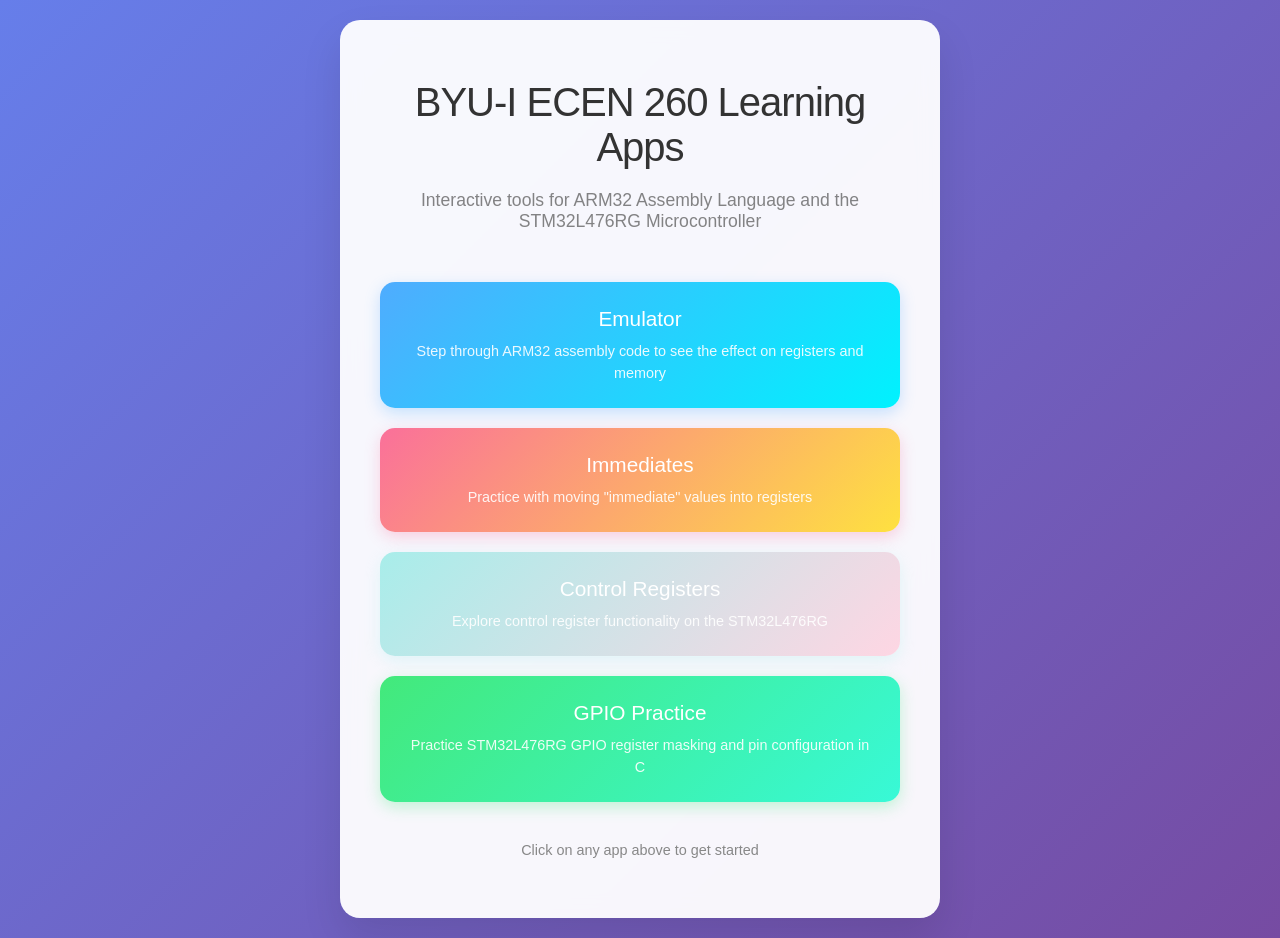
<file: index.html>
<!DOCTYPE html>
<html lang="en">
<head>
    <meta charset="UTF-8">
    <meta name="viewport" content="width=device-width, initial-scale=1.0">
    <title>BYU-I ECEN 260 Learning Apps</title>
    <style>
        * {
            margin: 0;
            padding: 0;
            box-sizing: border-box;
        }

        body {
            font-family: 'Segoe UI', Tahoma, Geneva, Verdana, sans-serif;
            background: linear-gradient(135deg, #667eea 0%, #764ba2 100%);
            min-height: 100vh;
            display: flex;
            align-items: center;
            justify-content: center;
            padding: 20px;
        }

        .container {
            background: rgba(255, 255, 255, 0.95);
            backdrop-filter: blur(10px);
            border-radius: 20px;
            padding: 60px 40px;
            box-shadow: 0 20px 40px rgba(0, 0, 0, 0.1);
            text-align: center;
            max-width: 600px;
            width: 100%;
        }

        h1 {
            color: #333;
            font-size: 2.5rem;
            margin-bottom: 20px;
            font-weight: 300;
            letter-spacing: -1px;
        }

        .subtitle {
            color: #666;
            font-size: 1.1rem;
            margin-bottom: 50px;
            opacity: 0.8;
        }

        .apps-grid {
            display: flex;
            flex-direction: column;
            gap: 20px;
        }

        .app-link {
            display: block;
            background: linear-gradient(135deg, #4facfe 0%, #00f2fe 100%);
            color: white;
            text-decoration: none;
            padding: 25px 30px;
            border-radius: 15px;
            font-size: 1.2rem;
            font-weight: 500;
            transition: all 0.3s ease;
            box-shadow: 0 5px 15px rgba(79, 172, 254, 0.3);
            position: relative;
            overflow: hidden;
        }

        .app-link::before {
            content: '';
            position: absolute;
            top: 0;
            left: -100%;
            width: 100%;
            height: 100%;
            background: linear-gradient(90deg, transparent, rgba(255, 255, 255, 0.2), transparent);
            transition: left 0.5s ease;
        }

        .app-link:hover::before {
            left: 100%;
        }

        .app-link:hover {
            transform: translateY(-3px);
            box-shadow: 0 10px 25px rgba(79, 172, 254, 0.4);
        }

        .app-link:nth-child(2) {
            background: linear-gradient(135deg, #fa709a 0%, #fee140 100%);
            box-shadow: 0 5px 15px rgba(250, 112, 154, 0.3);
        }

        .app-link:nth-child(2):hover {
            box-shadow: 0 10px 25px rgba(250, 112, 154, 0.4);
        }

        .app-link:nth-child(3) {
            background: linear-gradient(135deg, #a8edea 0%, #fed6e3 100%);
            box-shadow: 0 5px 15px rgba(168, 237, 234, 0.3);
        }

        .app-link:nth-child(3):hover {
            box-shadow: 0 10px 25px rgba(168, 237, 234, 0.4);
        }

        .app-link:nth-child(4) {
            background: linear-gradient(135deg, #43e97b 0%, #38f9d7 100%);
            box-shadow: 0 5px 15px rgba(67, 233, 123, 0.3);
        }

        .app-link:nth-child(4):hover {
            box-shadow: 0 10px 25px rgba(67, 233, 123, 0.4);
        }

        .app-title {
            display: block;
            font-size: 1.3rem;
            margin-bottom: 8px;
        }

        .app-description {
            font-size: 0.9rem;
            opacity: 0.9;
            font-weight: 300;
        }

        .footer {
            margin-top: 40px;
            color: #888;
            font-size: 0.9rem;
        }

        @media (max-width: 600px) {
            .container {
                padding: 40px 30px;
            }
            
            h1 {
                font-size: 2rem;
            }
            
            .app-link {
                padding: 20px 25px;
                font-size: 1.1rem;
            }
        }
    </style>
</head>
<body>
    <div class="container">
        <h1>BYU-I ECEN 260 Learning Apps</h1>
        <p class="subtitle">Interactive tools for ARM32 Assembly Language and the STM32L476RG Microcontroller</p>
        
        <div class="apps-grid">
            <a href="https://byui-cse.github.io/ecen260/emulator" class="app-link">
                <span class="app-title">Emulator</span>
                <span class="app-description">Step through ARM32 assembly code to see the effect on registers and memory</span>
            </a>
            
            <a href="https://byui-cse.github.io/ecen260/immediates" class="app-link">
                <span class="app-title">Immediates</span>
                <span class="app-description">Practice with moving "immediate" values into registers</span>
            </a>
            
            <a href="https://byui-cse.github.io/ecen260/controlregisters" class="app-link">
                <span class="app-title">Control Registers</span>
                <span class="app-description">Explore control register functionality on the STM32L476RG</span>
            </a>
            
            <a href="https://byui-cse.github.io/ecen260/gpio-practice" class="app-link">
                <span class="app-title">GPIO Practice</span>
                <span class="app-description">Practice STM32L476RG GPIO register masking and pin configuration in C</span>
            </a>
        </div>
        
        <div class="footer">
            Click on any app above to get started
        </div>
    </div>
</body>
</html>
</file>
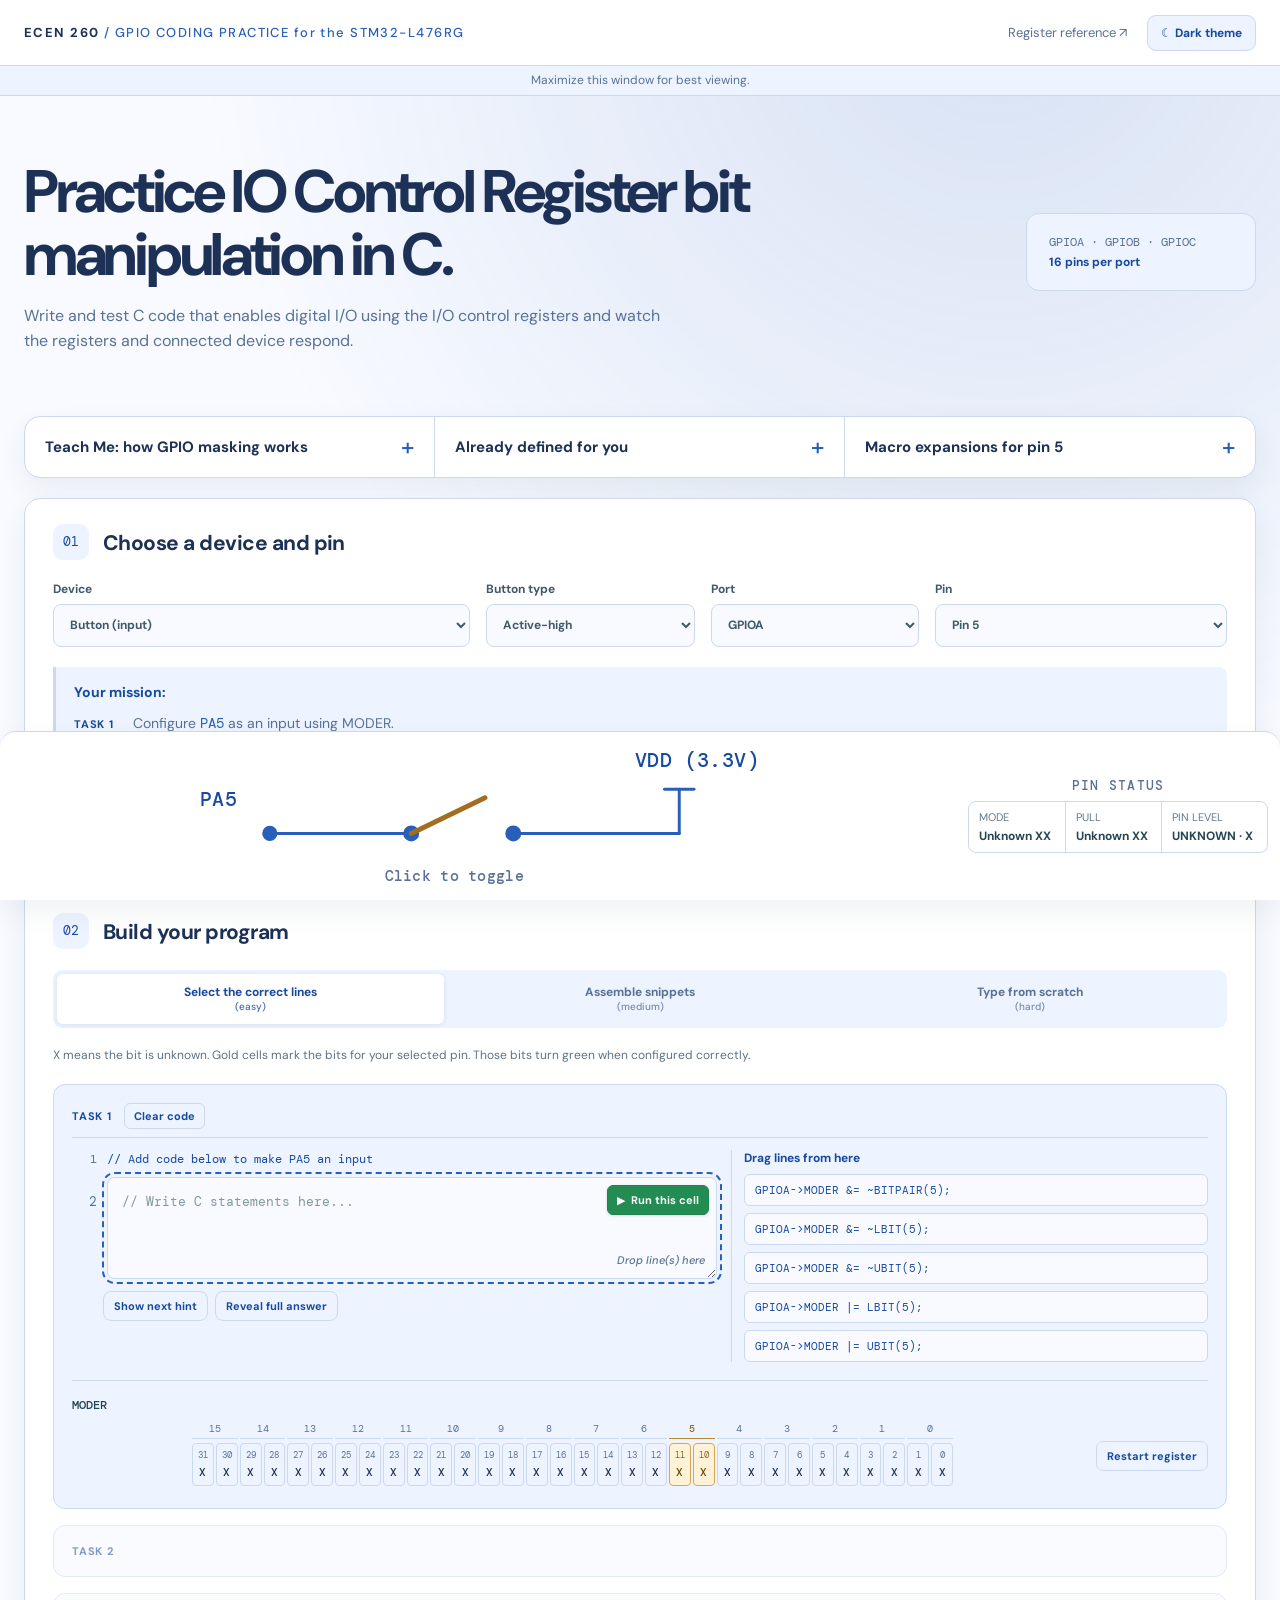
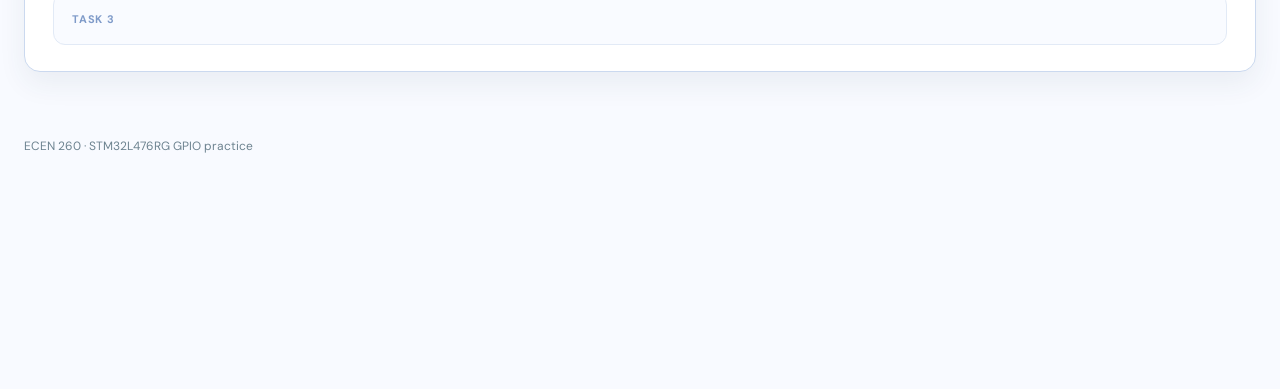
<file: gpio-practice/index.html>
<!DOCTYPE html>

<html data-theme="light" lang="en"><head><meta charset="utf-8"/><meta content="width=device-width, initial-scale=1" name="viewport"/><title>GPIO Code Lab · ECEN 260</title><link href="style.css" rel="stylesheet"/><link href="theme.css" rel="stylesheet"/><link href="schematic.css" rel="stylesheet"/><link href="definitions.css" rel="stylesheet"/><link href="walkthrough.css" rel="stylesheet"/><link href="register-pins.css" rel="stylesheet"/><link href="blue-theme.css" rel="stylesheet"/><link href="dock.css" rel="stylesheet"/></head>
<body>
<header class="topbar"><div class="brand"><span>ECEN 260 <b>/ GPIO CODING PRACTICE for the STM32-L476RG</b></span></div><div class="topbar-actions"><a href="https://byui-cse.github.io/ecen260/controlregisters/">Register reference ↗</a><button aria-pressed="false" class="theme-toggle" id="theme-toggle" type="button">☾ <span>Dark theme</span></button></div></header>
<p class="viewing-note">Maximize this window for best viewing.</p>
<main>
<section class="hero"><div><h1>Practice IO Control Register bit manipulation in C.</h1><p>Write and test C code that enables digital I/O using the I/O control registers and watch the registers and connected device respond.</p></div><div class="hero-chip">GPIOA · GPIOB · GPIOC<br/><strong>16 pins per port</strong></div></section>
<section class="reference-card card" id="reference-card"><div aria-label="Learning and code references" class="reference-topics" role="group"><button aria-controls="teach-topic" aria-expanded="false" class="reference-topic" data-topic="teach-topic" type="button"><span>Teach Me: how GPIO masking works</span><span aria-hidden="true" class="reference-topic-icon">+</span></button><button aria-controls="definitions-topic" aria-expanded="false" class="reference-topic" data-topic="definitions-topic" type="button"><span>Already defined for you</span><span aria-hidden="true" class="reference-topic-icon">+</span></button><button aria-controls="macro-topic" aria-expanded="false" class="reference-topic" data-topic="macro-topic" type="button"><span>Macro expansions for pin <span id="macro-pin">5</span></span><span aria-hidden="true" class="reference-topic-icon">+</span></button></div><div class="reference-panel" hidden="" id="teach-topic">
<p><strong>Find the bits for a pin.</strong> Each GPIO port has pins 0–15. MODER and PUPDR use two bits per pin: the lower bit is at position <code>2 × pin</code>, and the upper bit is at <code>2 × pin + 1</code>. For pin 5, those are bits 10 and 11. IDR and ODR use one bit per pin, so pin 5 uses bit 5 there.</p>
<section class="teach-operator"><h3>Why AND clears a bit</h3><p>AND produces <code>0</code> wherever the mask has <code>0</code>, regardless of the old bit: <code>0 &amp; 0 = 0</code> and <code>1 &amp; 0 = 0</code>. Where the mask has <code>1</code>, AND keeps the old bit: <code>0 &amp; 1 = 0</code> and <code>1 &amp; 1 = 1</code>. The <code>~</code> operator flips a mask, putting zeros at the bits you want to clear and ones everywhere else. Thus <code>GPIOA-&gt;MODER &amp;= ~BITPAIR(5);</code> clears only pin 5's two MODER bits. The <code>&amp;=</code> operator stores the AND result back in the register.</p></section>
<section class="teach-operator"><h3>Why ORR sets a bit</h3><p>ORR produces <code>1</code> wherever the mask has <code>1</code>, regardless of the old bit: <code>0 | 1 = 1</code> and <code>1 | 1 = 1</code>. Where the mask has <code>0</code>, ORR keeps the old bit: <code>0 | 0 = 0</code> and <code>1 | 0 = 1</code>. In C, this operation uses <code>|</code>. Thus <code>GPIOA-&gt;MODER |= LBIT(5);</code> sets only the lower MODER bit for pin 5. The <code>|=</code> operator stores the ORR result back in the register.</p></section>
<p><strong>Configure MODER.</strong> Input mode is <code>00</code>: clear both bits with <code>GPIOA-&gt;MODER &amp;= ~BITPAIR(5);</code>. Output mode is <code>01</code>: reset the upper bit with <code>GPIOA-&gt;MODER &amp;= ~UBIT(5);</code>, then set the lower bit with <code>GPIOA-&gt;MODER |= LBIT(5);</code>. These masks leave the other pins unchanged.</p>
<p><strong>Configure PUPDR for a button.</strong> An active-high switch connects the pin to high voltage when pressed. It needs a pull-down when released, so make its PUPDR pair <code>10</code>: clear the lower bit with <code>GPIOA-&gt;PUPDR &amp;= ~LBIT(5);</code>, then set the upper bit with <code>GPIOA-&gt;PUPDR |= UBIT(5);</code>. An active-low switch needs a pull-up, or <code>01</code>: clear the upper bit with <code>GPIOA-&gt;PUPDR &amp;= ~UBIT(5);</code>, then set the lower bit with <code>GPIOA-&gt;PUPDR |= LBIT(5);</code>.</p>
<p><strong>Read IDR in the supplied if statement.</strong> <code>GPIOA-&gt;IDR &amp; BIT(5)</code> keeps only pin 5's input bit. For an active-high button, <code>(GPIOA-&gt;IDR &amp; BIT(5)) != 0</code> is true when pressed. For an active-low button, use <code>(GPIOA-&gt;IDR &amp; BIT(5)) == 0</code>. IDR is read-only; an assignment to it cannot change the button voltage.</p>
<p><strong>Write ODR for an LED.</strong> With MODER set to output <code>01</code>, use <code>GPIOA-&gt;ODR |= BIT(5);</code> to make pin 5 high and light the LED. Use <code>GPIOA-&gt;ODR &amp;= ~BIT(5);</code> to make it low and turn the LED off.</p>
<div class="macro-table"><div><b>BIT(pin)</b><span>one IDR or ODR bit</span></div><div><b>BITPAIR(pin)</b><span>both MODER or PUPDR bits</span></div><div><b>LBIT(pin)</b><span>lower MODER or PUPDR bit</span></div><div><b>UBIT(pin)</b><span>upper MODER or PUPDR bit</span></div></div>
<p class="subtle">X means a simulated bit is still unknown. A released button without a pull resistor is floating, so its input value cannot be relied on. This practice simulator models the selected GPIO registers and connected device, not the full STM32 setup.</p>
</div><div class="reference-panel" hidden="" id="definitions-topic"><p>These definitions from <code>drivers.h</code> are available in the practice code area. You do not need to type them.</p><pre><code>#define BIT(x)     (1 &lt;&lt; x)
#define BITPAIR(x) (0b11 &lt;&lt; (x*2))
#define UBIT(x)    (0b10 &lt;&lt; (x*2))
#define LBIT(x)    (0b01 &lt;&lt; (x*2))

// Port struct
typedef struct{
    uint32_t MODER;   // offset: 0x00
    uint32_t OTYPER;  // offset: 0x04
    uint32_t OSPEEDR; // offset: 0x08
    uint32_t PUPDR;   // offset: 0x0C
    uint32_t IDR;     // offset: 0x10
    uint32_t ODR;     // offset: 0x14
} Port;

// Port addresses
#define GPIOA ((Port*) 0x48000000) // base address of GPIO Port A
#define GPIOB ((Port*) 0x48000400) // base address of GPIO Port B
#define GPIOC ((Port*) 0x48000800) // base address of GPIO Port C</code></pre></div><div class="reference-panel" hidden="" id="macro-topic"><div class="macro-expansion-list" id="macro-expansion-list"></div></div></section>
<section aria-labelledby="setup-heading" class="setup card"><div class="section-heading"><span class="step-number">01</span><div><h2 id="setup-heading">Choose a device and pin</h2></div></div><div class="controls"><label>Device<select id="device"><option value="button">Button (input)</option><option value="led">LED (output)</option></select></label><label id="button-type-wrap">Button type<select id="button-type"><option value="high">Active-high</option><option value="low">Active-low</option></select></label><label>Port<select id="port"><option>GPIOA</option><option>GPIOB</option><option>GPIOC</option></select></label><label>Pin<select id="pin"></select></label></div><div class="task" id="task"></div></section>


<div class="workspace"><section aria-labelledby="editor-heading" class="editor card"><div class="section-heading editor-heading-row"><span class="step-number">02</span><div><h2 id="editor-heading">Build your program</h2></div></div><div aria-label="Coding mode" class="mode-tabs" role="group"><button class="selected" id="select-mode" type="button">Select the correct lines <small>(easy)</small></button><button id="assemble-mode" type="button">Assemble snippets <small>(medium)</small></button><button id="scratch-mode" type="button">Type from scratch <small>(hard)</small></button></div>
<div class="editor-content-row"><div class="program-pane"><p class="scope-note">X means the bit is unknown. Gold cells mark the bits for your selected pin. Those bits turn green when configured correctly.</p><div class="code-sections" id="code-sections"></div></div></div>
<div class="variables" id="variables"></div></section>
<section aria-labelledby="scope-heading" class="scope card"><div class="scope-top"><div class="device-visual" id="device-visual"></div><div class="pin-status"><strong id="scope-heading">PIN STATUS</strong><div class="pin-summary" id="pin-summary"></div></div></div></section></div>
</main><footer>ECEN 260 · STM32L476RG GPIO practice</footer><script defer="" src="bundle.js"></script>
</body></html>
</file>
<file: gpio-practice/style.css>
@import url('https://fonts.googleapis.com/css2?family=DM+Mono:wght@400;500&family=DM+Sans:wght@400;500;600;700&display=swap');
:root{font-family:'DM Sans',Arial,sans-serif;color:#e8edf7;background:#0c1220;font-synthesis:none}*{box-sizing:border-box}body{margin:0;background:radial-gradient(circle at 78% 0,#182b47 0,transparent 35%),#0c1220}button,select,textarea{font:inherit}button{cursor:pointer}button:focus-visible,select:focus-visible,textarea:focus-visible,summary:focus-visible{outline:2px solid #77d5ea;outline-offset:3px}code,pre,.brand-mark,.eyebrow,.step-number,.trace-head,.reg-heading,.bit-cell,.variables{font-family:'DM Mono',Consolas,monospace}code{color:#94dfe9}.topbar{min-height:66px;border-bottom:1px solid #29364d;display:flex;align-items:center;justify-content:space-between;padding:0 max(24px,calc((100vw - 1320px)/2));background:#0d1727}.brand{display:flex;gap:12px;align-items:center;font-size:13px;font-weight:700;letter-spacing:.11em}.brand b{color:#76d4e9;font-weight:500}.brand-mark{display:inline-grid;place-items:center;width:33px;height:33px;background:#a8e9ee;color:#0d1727;border-radius:8px;font-weight:700}.topbar a{color:#a9bcd3;text-decoration:none;font-size:13px}.topbar a:hover{color:#fff}main{max-width:1320px;margin:auto;padding:0 24px 48px}.hero{display:flex;justify-content:space-between;align-items:center;gap:24px;padding:54px 0 42px}.hero h1{font-size:clamp(36px,5vw,60px);letter-spacing:-.055em;line-height:1.05;margin:10px 0 17px}.hero h1 em{font-style:normal;color:#8be0dd}.hero p:not(.eyebrow){max-width:640px;color:#adbad0;line-height:1.6;margin:0}.eyebrow{font-size:11px;letter-spacing:.15em;color:#7ed8e6;font-weight:500;margin:0}.hero-chip{border:1px solid #35506a;background:#13263a;color:#90abc3;border-radius:13px;padding:18px 22px;line-height:1.7;font-family:'DM Mono',monospace;font-size:12px;min-width:230px}.hero-chip strong{color:#e7f8fa;font-family:'DM Sans',sans-serif}.card{background:#131e2e;border:1px solid #2b3b52;border-radius:16px;box-shadow:0 12px 32px #050a1540}.setup{padding:25px 28px}.section-heading{display:flex;align-items:center;gap:14px;margin-bottom:21px}.section-heading h2{font-size:21px;letter-spacing:-.025em;margin:3px 0 0}.step-number{width:36px;height:36px;border-radius:10px;background:#24455a;color:#9ae8ea;display:grid;place-items:center;font-size:13px;flex:none}.controls{display:grid;grid-template-columns:2fr 1fr 1fr 1.4fr;gap:16px}.controls label{display:flex;flex-direction:column;gap:7px;color:#aebbd0;font-size:12px;font-weight:700}.controls select{height:43px;background:#0d1726;color:#f0f5ff;border:1px solid #3b506c;border-radius:8px;padding:0 12px}.controls label[hidden]{display:none}.task{margin-top:20px;border-left:3px solid #81d7df;background:#173143;padding:14px 18px;border-radius:0 8px 8px 0;color:#c8d7e9;line-height:1.6;font-size:14px}.task b{color:#fff}.task strong{color:#a6edcf}.workspace{display:grid;grid-template-columns:minmax(400px,.92fr) minmax(0,1.08fr);gap:20px;margin-top:20px;align-items:start}.editor,.scope{padding:26px 28px}.mode-tabs{display:flex;gap:3px;background:#0d1726;padding:4px;border-radius:9px;margin-bottom:18px}.mode-tabs button{border:0;background:transparent;color:#a4b3c8;border-radius:6px;padding:10px 13px;font-size:12px;font-weight:700;flex:1}.mode-tabs button.selected{background:#294454;color:#d8fbfa}.subtle,.editor-note,.scope-note{color:#8fa1b8;font-size:12px;line-height:1.55}.snippets{display:flex;flex-wrap:wrap;gap:7px;margin:11px 0 17px}.snippets button{background:#1b3248;border:1px solid #3b6076;border-radius:6px;color:#c8eef0;padding:7px 9px;font-family:'DM Mono',monospace;font-size:11px;text-align:left}.snippets button:hover{background:#27516a}.code-heading{display:flex;justify-content:space-between;align-items:center;background:#202c3f;border:1px solid #34455e;border-bottom:0;border-radius:9px 9px 0 0;padding:11px 15px;color:#dbe8fa;font-family:'DM Mono',monospace;font-size:12px}.code-heading small{color:#8799b2}.text-button{background:none;border:0;color:#94dfe9;font-size:12px}textarea{display:block;width:100%;min-height:250px;background:#0b1523;color:#d4f4e6;border:1px solid #34455e;border-radius:0 0 9px 9px;resize:vertical;padding:18px;font-family:'DM Mono',Consolas,monospace;font-size:13px;line-height:1.8;tab-size:2}textarea::placeholder{color:#71829a}.editor-note{margin:12px 0 19px}.runbar{display:flex;flex-wrap:wrap;gap:9px}.runbar button{border:1px solid #3d5570;border-radius:8px;padding:10px 14px;background:#1c2c42;color:#d7e6f6;font-size:12px;font-weight:700}.runbar button:hover{background:#29435e}.runbar button.primary{border-color:#8fd8e3;background:#9ce5e5;color:#082331}.runbar button.primary:hover{background:#c0f4ef}.feedback{margin-top:18px;border-radius:8px;background:#202d42;color:#b6cbe0;padding:13px 15px;font-size:13px;line-height:1.5}.feedback.success{background:#173c35;color:#a7e9c9}.feedback.error{background:#4b2b31;color:#ffd0cb}.trace{margin-top:26px}.trace-head{display:flex;justify-content:space-between;border-bottom:1px solid #35455c;padding-bottom:10px;color:#90a4ba;font-size:11px;letter-spacing:.08em}.trace ol{max-height:175px;overflow:auto;margin:10px 0 0;padding-left:29px;color:#b5c6d9;font-family:'DM Mono',monospace;font-size:11px;line-height:2}.trace li.current{color:#a9eeeb}.trace li span{color:#7890a8}.scope-top{display:grid;grid-template-columns:1fr 1fr;gap:14px;margin-bottom:25px}.device-visual{border:1px solid #3b5069;border-radius:12px;background:#0f1b2b;min-height:168px;padding:20px}.wire{display:flex;align-items:center;gap:0;min-height:84px}.wire span{font-family:'DM Mono',monospace;font-size:12px;color:#c9deed;white-space:nowrap}.wire i{height:2px;width:45px;background:#6bd4df;display:block;margin:0 9px}.led{width:65px;height:65px;display:grid;place-items:center;border:3px solid #546278;border-radius:50%;background:#303c4c;color:#637185;font-size:33px}.led.lit{border-color:#ffe5a0;background:#e6a944;color:#fff3c5;box-shadow:0 0 22px #ffd566af,0 0 54px #eda83675}.physical-button{height:65px;width:88px;border:3px solid #6ccddc;border-radius:9px;background:#245071;color:#e7f8fd;font-size:11px;font-weight:700;box-shadow:0 5px 0 #122941}.physical-button.pressed{transform:translateY(4px);box-shadow:0 1px 0 #122941;background:#4d8b96}.device-caption{font-size:12px;color:#a7bfd0;margin-top:9px}.device-caption b{color:#fbd77f}.pin-summary{border:1px solid #3b5069;border-radius:12px;overflow:hidden}.pin-summary div{display:flex;justify-content:space-between;gap:5px;border-bottom:1px solid #34465d;padding:13px 12px;font-size:11px}.pin-summary div:last-child{border:0}.pin-summary span{color:#90a7bd}.pin-summary b{color:#e6f3f8;white-space:nowrap}.register{margin:0 0 19px}.reg-heading{display:flex;align-items:center;gap:12px;margin-bottom:9px;font-size:11px}.reg-heading b{font-size:12px;color:#e9f2fb}.reg-heading span{color:#859bb3}.reg-heading code{margin-left:auto;color:#9bdedc}.bit-scroll{overflow-x:auto;padding-bottom:4px}.bit-grid{display:grid;grid-template-columns:repeat(var(--cols),minmax(18px,1fr));gap:2px;min-width:calc(var(--cols) * 19px)}.bit-cell{display:flex;flex-direction:column;align-items:center;gap:4px;border:1px solid #37485d;background:#1b2b40;border-radius:4px;padding:5px 0 6px;color:#d8e5f2;font-size:11px}.bit-cell small{font-size:9px;color:#8397af}.bit-cell.selected-bit{border-color:#d7b15d;background:#4c3d2d;color:#fff1c6}.bit-cell.selected-bit small{color:#ecd18c}.bit-cell.changed-bit{background:#316353;border-color:#9ae8c3;color:#f4fff9}.scope-note{margin:4px 0 20px}.variables{border-top:1px solid #37485c;padding-top:14px}.variables:empty{display:none}.variables h3{font-family:'DM Sans',sans-serif;font-size:13px;margin:0 0 9px}.variables div{display:flex;justify-content:space-between;gap:12px;padding:8px 0;font-size:11px}.variables b{color:#e6f7f4}.variables small{color:#88aabd;font-weight:400}.learning{display:grid;grid-template-columns:1fr 1fr;gap:20px;margin-top:20px}.help,.teach{padding:26px 28px}.help p{font-size:13px;color:#aebdd0;line-height:1.6}.hint-content p{color:#dcf4ed;margin:17px 0 0}.hint-content pre{white-space:pre-wrap;word-break:break-word;background:#0b1523;border:1px solid #34455e;padding:15px;border-radius:8px;font-size:12px;line-height:1.7}.teach summary{display:flex;align-items:center;justify-content:space-between;cursor:pointer;list-style:none}.teach summary::-webkit-details-marker{display:none}.teach summary strong{display:block;font-size:20px;letter-spacing:-.025em;margin-top:6px}.expand{font-size:28px;color:#8fdae2}.teach[open] .expand{transform:rotate(45deg)}.teach-body{border-top:1px solid #34465d;margin-top:22px;padding-top:13px;color:#b8c8da;font-size:13px;line-height:1.65}.teach-body strong{color:#f2f8ff}.teach-body code{white-space:normal}.macro-table{display:grid;grid-template-columns:1fr 1fr;gap:8px;margin:19px 0}.macro-table div{border:1px solid #354a61;border-radius:7px;padding:10px;display:flex;flex-direction:column;gap:3px}.macro-table b{color:#9febe8;font-family:'DM Mono',monospace;font-size:11px}.macro-table span{font-size:11px}footer{max-width:1320px;margin:auto;padding:18px 24px 35px;color:#72869c;font-size:12px}@media(max-width:1000px){.workspace,.learning{grid-template-columns:1fr}.scope-top{grid-template-columns:1fr 1fr}}@media(max-width:650px){.hero{padding:35px 0;display:block}.hero-chip{margin-top:25px;display:inline-block}.controls{grid-template-columns:1fr 1fr}.scope-top{grid-template-columns:1fr}.topbar{padding:0 16px}.topbar a{font-size:11px}.brand{font-size:11px}main{padding:0 14px 35px}.setup,.editor,.scope,.help,.teach{padding:20px}.reg-heading{gap:6px}}
</file>
<file: gpio-practice/theme.css>
.topbar-actions{display:flex;align-items:center;gap:20px}
.learning{grid-template-columns:minmax(0,1fr)}
.theme-toggle{border:1px solid #49647d;border-radius:9px;background:#20374b;color:#e9faff;padding:9px 13px;font-size:12px;font-weight:700;white-space:nowrap}
.theme-toggle:hover{background:#2b5067}

html[data-theme="light"]{color:#1a2d3f;background:#f3f7f9}
html[data-theme="light"] body{background:radial-gradient(circle at 78% 0,#d9f4f1 0,transparent 34%),#f3f7f9}
html[data-theme="light"] code{color:#126875}
html[data-theme="light"] .topbar{background:#fff;border-color:#d4e2e9}
html[data-theme="light"] .brand b{color:#227f8d}
html[data-theme="light"] .brand-mark{background:#267f8c;color:#fff}
html[data-theme="light"] .topbar a{color:#425e71}
html[data-theme="light"] .topbar a:hover{color:#0d5d70}
html[data-theme="light"] .theme-toggle{background:#eaf4f6;border-color:#b8d5dc;color:#155e6c}
html[data-theme="light"] .theme-toggle:hover{background:#d8edf1}
html[data-theme="light"] .eyebrow{color:#277b89}
html[data-theme="light"] .hero h1 em{color:#247e83}
html[data-theme="light"] .hero p:not(.eyebrow){color:#506477}
html[data-theme="light"] .hero-chip{background:#e9f7f5;border-color:#bcddda;color:#486a74}
html[data-theme="light"] .hero-chip strong{color:#183e4b}
html[data-theme="light"] .card{background:#fff;border-color:#d8e4ea;box-shadow:0 12px 28px #29495b12}
html[data-theme="light"] .step-number{background:#dff1f2;color:#1e6f7a}
html[data-theme="light"] .controls label{color:#40596b}
html[data-theme="light"] .controls select{background:#fff;color:#1b3447;border-color:#b7cbd5}
html[data-theme="light"] .task{background:#e9f5f6;border-color:#3697a0;color:#345566}
html[data-theme="light"] .task b{color:#163e4a}
html[data-theme="light"] .task strong{color:#116a69}
html[data-theme="light"] .mode-tabs{background:#eaf1f4}
html[data-theme="light"] .mode-tabs button{color:#516b7d}
html[data-theme="light"] .mode-tabs button.selected{background:#fff;color:#1a6774;box-shadow:0 1px 5px #1d48591a}
html[data-theme="light"] .subtle,html[data-theme="light"] .editor-note,html[data-theme="light"] .scope-note{color:#5e7384}
html[data-theme="light"] .snippets button{background:#e9f5f5;border-color:#b8d7dd;color:#1c6874}
html[data-theme="light"] .snippets button:hover{background:#d9eff0}
html[data-theme="light"] .text-button{color:#147786}
html[data-theme="light"] textarea{background:#f9fcfd;color:#1b3945;border-color:#bdcfd8}
html[data-theme="light"] textarea::placeholder{color:#8297a4}
html[data-theme="light"] .runbar button{background:#f0f6f8;border-color:#bfd3dc;color:#274a5c}
html[data-theme="light"] .runbar button:hover{background:#dfeef2}
html[data-theme="light"] .runbar button.primary{background:#197e8e;border-color:#197e8e;color:#fff}
html[data-theme="light"] .runbar button.primary:hover{background:#0e6c7c}
html[data-theme="light"] .feedback{background:#edf3f6;color:#3d586b}
html[data-theme="light"] .feedback.success{background:#e4f4ea;color:#205f3e}
html[data-theme="light"] .feedback.error{background:#fff0ed;color:#913e35}
html[data-theme="light"] .trace-head{border-color:#d7e3e9;color:#5c7687}
html[data-theme="light"] .trace ol{color:#39596a}
html[data-theme="light"] .trace li.current{color:#0e7a83}
html[data-theme="light"] .trace li span{color:#718999}
html[data-theme="light"] .device-visual{background:#f4f9fa;border-color:#cedde4}
html[data-theme="light"] .wire span{color:#254c5c}
html[data-theme="light"] .wire i{background:#2b9aa6}
html[data-theme="light"] .led{background:#dbe4e7;border-color:#aabdc5;color:#9cb0b8}
html[data-theme="light"] .led.lit{background:#edb84b;border-color:#ffd56e;color:#fff8d3}
html[data-theme="light"] .physical-button{background:#2c8495;border-color:#72c3cf;color:#fff;box-shadow:0 5px 0 #9cbfc7}
html[data-theme="light"] .physical-button.pressed{background:#266c78;box-shadow:0 1px 0 #9cbfc7}
html[data-theme="light"] .device-caption{color:#567181}
html[data-theme="light"] .device-caption b{color:#98600d}
html[data-theme="light"] .pin-summary{border-color:#cedde4}
html[data-theme="light"] .pin-summary div{border-color:#e0e9ed}
html[data-theme="light"] .pin-summary span{color:#637b8b}
html[data-theme="light"] .pin-summary b{color:#274557}
html[data-theme="light"] .reg-heading b{color:#234254}
html[data-theme="light"] .reg-heading span{color:#6e8694}
html[data-theme="light"] .reg-heading code{color:#137788}
html[data-theme="light"] .bit-cell{background:#f0f5f7;border-color:#d0dee4;color:#304d5d}
html[data-theme="light"] .bit-cell small{color:#6f8795}
html[data-theme="light"] .bit-cell.selected-bit{background:#fff2d7;border-color:#d5aa52;color:#68480e}
html[data-theme="light"] .bit-cell.selected-bit small{color:#8a671f}
html[data-theme="light"] .bit-cell.changed-bit{background:#d7f4e8;border-color:#65b999;color:#205a4a}
html[data-theme="light"] .variables{border-color:#d8e4e9}
html[data-theme="light"] .variables b{color:#1c605a}
html[data-theme="light"] .variables small{color:#617d89}
html[data-theme="light"] .help p{color:#536c7d}
html[data-theme="light"] .hint-content p{color:#245f5f}
html[data-theme="light"] .hint-content pre{background:#f5fafb;border-color:#d2e1e7}
html[data-theme="light"] .expand{color:#29818d}
html[data-theme="light"] .teach-body{border-color:#d8e4e9;color:#506b7a}
html[data-theme="light"] .teach-body strong{color:#254658}
html[data-theme="light"] .macro-table div{border-color:#d3e2e7}
html[data-theme="light"] .macro-table b{color:#166d7d}
html[data-theme="light"] footer{color:#6d8390}

@media(max-width:650px){.topbar-actions{gap:9px}.theme-toggle{padding:8px 9px}.theme-toggle span{display:none}}

.mode-tabs button{min-width:0;line-height:1.35}
.mode-tabs button small{display:block;font-size:10px;font-weight:500;opacity:.8}
.snippet-group{margin:15px 0 19px}
.snippet-group h3{margin:0 0 9px;color:#9ec7d2;font-family:'DM Mono',Consolas,monospace;font-size:11px;font-weight:500;letter-spacing:.06em;text-transform:uppercase}
.snippet-list{display:flex;flex-wrap:wrap;gap:7px}
html[data-theme="light"] .snippet-group h3{color:#3c7584}
.snippet-tile{background:#1b3248;border:1px solid #3b6076;border-radius:6px;color:#c8eef0;padding:8px 10px;font-family:'DM Mono',Consolas,monospace;font-size:11px;text-align:left;cursor:grab;user-select:none}
.snippet-tile:hover,.snippet-tile:focus-visible{background:#27516a;border-color:#86d2dc}
.snippet-tile:active{cursor:grabbing}
.snippet-tile.being-dragged{opacity:.45}
.program-pane{min-width:0}
.code-drop-target{position:relative}
.code-sections{display:grid;gap:16px;border:0;overflow:visible}
.code-section,.code-section:last-child{padding:18px;background:#101d2d;border:1px solid #34455e;border-radius:12px;min-width:0}
.code-section.complete{border:2px solid #238c53;padding:17px}
.code-section.locked{background:color-mix(in srgb,var(--blue-soft,#1b3248) 45%,#777);border-color:var(--blue-border,#59636f);opacity:.55}
.code-section.locked .code-task-header{margin-bottom:0;padding-bottom:0;border-bottom:0}
.code-section.locked .code-task-body{display:none}
.task-complete-mark{display:none;margin-left:auto;color:#238c53;font-size:24px;font-weight:800;line-height:1}
.code-section.complete .task-complete-mark{display:block}
.section-registers{margin-top:18px;padding-top:16px;border-top:1px solid var(--blue-border,#34455e);min-width:0}
.task-feedback{margin-top:14px}
.task-feedback[hidden]{display:none}
.register-body{position:relative}
.restart-register-button{position:absolute;right:0;top:50%;transform:translateY(-50%);max-width:var(--bit-right-gutter,120px);padding:7px 10px;border:1px solid var(--blue-border,#3b6076);border-radius:7px;background:var(--blue-soft,#1b3248);color:var(--blue-accent-strong,#a6edcf);font-size:11px;font-weight:700;white-space:nowrap}
.restart-register-button:hover,.restart-register-button:focus-visible{border-color:var(--blue-accent,#86d2dc);background:color-mix(in srgb,var(--blue-accent,#86d2dc) 18%,var(--blue-soft,#1b3248))}
@media(max-width:650px){.restart-register-button{padding:6px;font-size:9px}}
.section-registers .register:last-child{margin-bottom:0}
.scope .scope-top{margin-bottom:0}
.code-prompt{display:block;margin:0 0 9px;color:#a9dce2;font-family:'DM Mono',Consolas,monospace;font-size:12px;line-height:1.5;cursor:text}
.code-prompt-row,.code-editor-row{display:flex;min-width:0}
.code-prompt-row .code-prompt{min-width:0}
.code-line-number,.code-line-numbers{flex:0 0 35px;width:35px;padding-right:10px;text-align:right;color:#718ca3;font-family:'DM Mono',Consolas,monospace;font-size:12px;user-select:none}
.code-line-number{line-height:1.5}
.code-line-numbers{align-self:stretch;overflow:hidden;white-space:pre;padding-top:13px;font-size:13px;line-height:1.8}
.code-editor-row .code-drop-target{flex:1;min-width:0}
.code-input{min-height:102px;border-radius:7px;padding:12px 14px}
.condition-target{display:flex;align-items:center;gap:7px}
.condition-syntax,.code-static-row{color:#a9dce2;font-family:'DM Mono',Consolas,monospace;font-size:13px;white-space:pre}
.condition-input{flex:1;min-width:0;width:auto;height:42px;min-height:42px;border:1px solid #34455e;border-radius:7px;background:#0b1523;color:#d4f4e6;padding:8px 10px;font-family:'DM Mono',Consolas,monospace;font-size:13px}
.condition-input:focus-visible{outline:2px solid #77d5ea;outline-offset:2px}
.assemble-active .condition-target .drop-instruction{display:none}
.code-static-row{display:flex;min-height:23px;line-height:23px}
.code-static-row:first-of-type{margin-top:5px}
html[data-theme="light"] .condition-input{background:#f9fcfd;color:#1b3945;border-color:#bdcfd8}
html[data-theme="light"] .condition-syntax,html[data-theme="light"] .code-static-row{color:#306b79}
html[data-theme="light"] .code-sections,html[data-theme="light"] .code-section{border-color:#bdcfd8}
html[data-theme="light"] .code-section{background:#f1f7f9}
html[data-theme="light"] .code-prompt{color:#306b79}
html[data-theme="light"] .code-line-number,html[data-theme="light"] .code-line-numbers{color:#829aa7}
.drop-instruction{display:none;position:absolute;right:12px;bottom:12px;padding:0;background:transparent;color:var(--blue-muted,#8fa1b8);font-size:11px;font-style:italic;font-weight:500;pointer-events:none}
.assemble-active .code-drop-target{outline:2px dashed #4d91a0;outline-offset:3px;border-radius:8px}
.assemble-active .drop-instruction{display:block}
.assemble-active .code-drop-target.dragging{outline-color:#a5ebcf}
.assemble-active .code-drop-target.dragging textarea{background:#193b40}
.assemble-active .code-drop-target.dragging .drop-instruction{background:transparent;color:var(--blue-accent-strong,#a6edcf)}
html[data-theme="light"] .snippet-tile{background:#e9f5f5;border-color:#b8d7dd;color:#1c6874}
html[data-theme="light"] .snippet-tile:hover,html[data-theme="light"] .snippet-tile:focus-visible{background:#d9eff0;border-color:#4297a5}
html[data-theme="light"] .drop-instruction{background:transparent;color:var(--blue-muted,#6e8694)}
html[data-theme="light"] .assemble-active .code-drop-target.dragging textarea{background:#eaf9f4}
html[data-theme="light"] .assemble-active .code-drop-target.dragging .drop-instruction{background:transparent;color:var(--blue-accent-strong,#174a9e)}
.mission-tasks{display:grid;gap:7px;list-style:none;margin:9px 0 0;padding:0}
.mission-tasks li{display:flex;align-items:baseline;gap:10px}
.mission-task-number,.code-task-number{color:var(--blue-accent-strong,#a6edcf);font-size:11px;font-weight:700;letter-spacing:.07em;text-transform:uppercase;white-space:nowrap}
.mission-task-number{min-width:49px}
.code-task-header{display:flex;align-items:center;gap:12px;margin:0 0 12px;padding-bottom:8px;border-bottom:1px solid var(--blue-border,#34455e)}
.clear-cell-button{padding:5px 9px;border:1px solid var(--blue-border,#3b6076);border-radius:6px;background:var(--blue-soft,#1b3248);color:var(--blue-accent-strong,#a6edcf);font-size:11px;font-weight:700}
.clear-cell-button:hover,.clear-cell-button:focus-visible{border-color:var(--blue-accent,#86d2dc);background:color-mix(in srgb,var(--blue-accent,#86d2dc) 18%,var(--blue-soft,#1b3248))}
.task-how{margin-top:10px}
.task-how summary{display:inline-flex;gap:8px;align-items:center;cursor:pointer;font-weight:700;color:#a6edcf}
.task-how summary span{font-size:12px;font-weight:400;text-decoration:underline;text-underline-offset:2px}
.task-how p{margin:8px 0 0}
.teach-operator{margin:18px 0;padding:12px 15px;border-left:3px solid var(--blue-accent,#77d5ea);border-radius:0 8px 8px 0;background:var(--blue-soft,#1c3043)}
.teach-operator h3{margin:0;font-size:14px;color:var(--blue-accent-strong,#a6edcf)}
.teach-operator p{margin:7px 0 0}
html[data-theme="light"] .task-how summary{color:#116a69}
html[data-theme] .task-how .bit-value{display:inline-block;padding:0 5px;border:1px solid var(--blue-border,#4d91a0);border-radius:4px;background:var(--blue-card,#193b40);color:var(--blue-accent-strong,#a6edcf);font-family:'DM Mono',Consolas,monospace;font-weight:700;line-height:1.45}
.code-entry-row{display:flex;align-items:flex-start;gap:14px;min-width:0}
.editor-heading-row{flex-wrap:wrap}
.editor-heading-row .heading-actions{margin-left:auto}
.code-entry-code{flex:1;min-width:0}
.cell-help{margin:12px 0 0 31px}
.cell-help .runbar{gap:7px}
.cell-help .runbar button{padding:7px 10px;font-size:11px}
.cell-help .hint-content p{margin:10px 0 0}
.cell-help .hint-content pre{margin:8px 0 0;white-space:pre-wrap;overflow-wrap:anywhere}
.section-snippets{display:none}
.select-active .section-snippets,.token-active .section-snippets{display:block;flex:0 0 42%;min-width:0;padding-left:12px;border-left:1px solid var(--blue-border,#3b6076)}
.section-snippets .snippet-group{margin:0}
.section-snippets .snippet-drag-hint{margin:0 0 8px;color:var(--blue-accent-strong,#a6edcf);font-size:12px;font-weight:700}
.section-snippets .snippet-list{display:grid;grid-template-columns:minmax(0,1fr)}
.token-active .section-snippets .snippet-group+.snippet-group{margin-top:13px}
.token-active .section-snippets .snippet-list{display:flex;flex-wrap:wrap;gap:7px}
.token-active .section-snippets .snippet-tile{overflow-wrap:anywhere;background:var(--blue-code,#0b1523)}
.select-active .section-snippets .snippet-tile{width:100%;overflow-wrap:anywhere;background:var(--blue-code,#0b1523)}
html[data-theme="light"] .select-active .section-snippets .snippet-tile{background:var(--blue-code,#f9fcfd)}
@media(max-width:650px){.code-entry-row{flex-direction:column}.code-entry-row .code-editor-row{width:100%}.select-active .section-snippets,.token-active .section-snippets{flex:auto;width:100%;padding:10px 0 0;border-left:0;border-top:1px solid var(--blue-border,#3b6076)}}
.macro-expansions{margin-top:20px;padding:25px 28px}
.macro-expansions.definitions{padding:0}
.macro-expansions h2{font-size:21px;letter-spacing:-.025em;margin:3px 0 5px}
.macro-expansions-note{margin:0 0 12px;color:var(--blue-muted,#8fa1b8);font-size:12px}
.macro-expansion-list{display:grid;gap:22px;margin-top:17px}
.macro-section{min-width:0}
.macro-section+.macro-section{padding-top:20px;border-top:1px solid var(--blue-border,#3b6076)}
.macro-section h3{margin:0 0 5px;font-size:16px;line-height:1.45}
.macro-subsection+.macro-subsection{margin-top:17px}
.macro-subsection h4{margin:0 0 9px;font-size:13px;font-weight:700}
.macro-expansion-grid{display:grid;grid-template-columns:minmax(0,1fr);gap:10px;width:100%}
.macro-expansion-grid-16{max-width:600px}
.macro-expansion{min-width:0;padding:12px 14px;border:1px solid var(--blue-border,#3b6076);border-radius:9px;background:var(--blue-code,#0b1523)}
.macro-expansion-formula{display:flex;gap:10px;align-items:center;margin-bottom:8px;overflow-x:auto;white-space:nowrap;font-size:12px}
.macro-expansion-arrow{width:42px;height:16px;flex:none;fill:none;stroke:var(--blue-accent,#77d5ea);stroke-width:2.4;stroke-linecap:round;stroke-linejoin:round}
html[data-theme] .macro-single-bit-grid,html[data-theme] .macro-pair-grid{display:grid;min-width:0;overflow-x:auto;font-family:'DM Mono',Consolas,monospace;font-variant-numeric:tabular-nums;color:inherit}
html[data-theme] .macro-single-bit-grid{grid-template-columns:repeat(16,minmax(22px,1fr))}
html[data-theme] .macro-pair-grid{grid-template-columns:repeat(16,minmax(44px,1fr))}
.macro-single-bit-cell,.macro-pair-cell,.macro-pair-bit{display:flex;flex-direction:column;align-items:center;gap:2px;line-height:1.3}
.macro-single-bit-cell,.macro-pair-cell{padding:2px 1px}
.macro-single-bit-cell:nth-child(4n){border-right:1px solid var(--blue-border,#3b6076)}
.macro-single-bit-cell.selected,.macro-pair-cell.selected{border-radius:4px;background:var(--blue-soft,#24455a)}
.macro-pair-bits{display:grid;grid-template-columns:repeat(2,minmax(20px,1fr));width:100%}
.macro-pair-cell:nth-child(2n){border-right:1px solid var(--blue-border,#3b6076)}
.macro-pair-pin,.macro-bit-index{font-size:10px;color:var(--blue-muted,#8fa1b8)}
.macro-pair-pin{font-weight:700}
.macro-pair-cell.selected .macro-pair-pin,.macro-single-bit-cell.selected .macro-bit-index{color:var(--blue-accent-strong,#a6edcf);font-weight:700}
.macro-bit-value{font-size:12px;font-weight:500}
@media(max-width:700px){.macro-expansions{padding:20px}}
.task-how-list{display:grid;gap:10px;margin:12px 0 0;padding:0;list-style:none}
.task-how-list li{display:grid;grid-template-columns:58px minmax(0,1fr);gap:10px;align-items:start}
.task-how-list li>b{font-size:12px}
.task-how-list li>span{min-width:0}
</file>
<file: gpio-practice/schematic.css>
.scope-top{grid-template-columns:1fr}
.device-visual{--schematic-wire:#8bd8e4;--schematic-text:#bbd3e0;--schematic-accent:#97e4e0;min-height:0;padding:14px 18px}
.schematic{display:block;width:100%;height:auto;max-height:250px;overflow:visible}
.schematic text{fill:var(--schematic-text);stroke:none;font-family:'DM Mono',Consolas,monospace;font-size:11px;font-weight:400;letter-spacing:.02em}
.schematic text.schematic-pin{fill:var(--schematic-accent);font-size:16px;font-weight:700}
.schematic text.schematic-level{fill:var(--schematic-accent);font-size:12px;font-weight:500}
.schematic .schematic-wires,.schematic .schematic-pull{stroke:var(--schematic-wire);stroke-width:2.4;stroke-linecap:round;stroke-linejoin:round;fill:none}
.schematic .schematic-wires circle{fill:var(--schematic-wire)}
.schematic .schematic-resistor{stroke:var(--schematic-wire);stroke-width:2.3;stroke-linecap:round;stroke-linejoin:round;fill:none}
.schematic .schematic-led-diode{fill:#5595a3;stroke:var(--schematic-wire);stroke-width:2}
.schematic .schematic-cathode,.schematic .schematic-rays{stroke:var(--schematic-wire);stroke-width:3;fill:none;stroke-linecap:round;stroke-linejoin:round}
.schematic .schematic-diode-wire{stroke:var(--schematic-wire);stroke-width:2.4}
.schematic-lit .schematic-led-diode{fill:#ffd168;stroke:#fff2bd;filter:drop-shadow(0 0 12px #ffd46d)}
.schematic-lit .schematic-rays{stroke:#ffda77}
.schematic .schematic-switch{stroke:var(--schematic-wire);stroke-width:3;stroke-linecap:round;cursor:pointer;outline:none}
.schematic .schematic-switch circle{fill:var(--schematic-wire)}
.schematic .schematic-switch .switch-hit{fill:transparent;stroke:none}
.schematic .schematic-switch .switch-lever{stroke:#f3c56b;stroke-width:4}
.schematic .schematic-switch.closed .switch-lever{stroke:#9de5aa}
.schematic .schematic-switch:focus-visible .switch-hit{fill:#4ca5b244;stroke:#7dddea;stroke-width:2}
.schematic text.schematic-note{fill:#8c9eac;font-style:italic}
.circuit-warning{margin:14px 0 0;padding:12px 14px;border-left:3px solid #f1bc64;border-radius:0 7px 7px 0;background:#493521;color:#ffe5bd;font-size:12px;line-height:1.55}
.pin-summary{display:grid;grid-template-columns:repeat(3,minmax(0,1fr))}
.pin-summary div{display:flex;flex-direction:column;align-items:flex-start;gap:5px;border-right:1px solid #34465d;border-bottom:0}
.pin-summary div:last-child{border-right:0}
html[data-theme="light"] .device-visual{--schematic-wire:#278393;--schematic-text:#486674;--schematic-accent:#116e7e}
html[data-theme="light"] .schematic .schematic-led-diode{fill:#9ecbd0;stroke:#2c8290}
html[data-theme="light"] .schematic-lit .schematic-led-diode{fill:#fff2b8;stroke:#a66c10}
html[data-theme="light"] .schematic .schematic-switch .switch-lever{stroke:#a36d21}
html[data-theme="light"] .schematic .schematic-switch.closed .switch-lever{stroke:#21815a}
html[data-theme="light"] .schematic text.schematic-note{fill:#697f89}
html[data-theme="light"] .circuit-warning{border-color:#d58d24;background:#fff2dd;color:#704716}
html[data-theme="light"] .pin-summary div{border-color:#e0e9ed}
@media(max-width:650px){.pin-summary{grid-template-columns:1fr}.pin-summary div{border-right:0;border-bottom:1px solid #34465d}html[data-theme="light"] .pin-summary div{border-color:#e0e9ed}}
.schematic text.schematic-rail-label{fill:var(--schematic-accent);font-size:16px;font-weight:700}
.schematic text.schematic-toggle-hint{fill:var(--schematic-text);font-size:12px;font-weight:600}
</file>
<file: gpio-practice/definitions.css>
.definitions{margin-bottom:20px;overflow:hidden}
.setup + .definitions{margin-top:20px}
.definitions summary{display:flex;justify-content:space-between;align-items:center;gap:20px;cursor:pointer;list-style:none;padding:20px 27px}
.definitions summary::-webkit-details-marker{display:none}
.definitions summary strong{display:block;margin-top:4px;font-size:18px;letter-spacing:-.02em}
.definitions-toggle{display:flex;align-items:center;gap:10px;white-space:nowrap}
.definitions-hint{font-size:12px;color:#a9bfcc}
.definitions .collapse-hint{display:none}
.definitions[open] .expand-hint{display:none}
.definitions[open] .collapse-hint{display:inline}
.definitions-expand{color:#82d9e3;font-size:28px;line-height:1;transition:transform .15s ease}
.definitions[open] .definitions-expand{transform:rotate(180deg)}
.definitions-body{border-top:1px solid #34465d;padding:0 27px 23px}
.definitions-body p{color:#b4c7d9;font-size:13px;line-height:1.5;margin:16px 0}
.definitions pre{overflow:auto;margin:0;background:#0b1523;border:1px solid #34455e;border-radius:9px;padding:16px 18px;line-height:1.55;font-size:12px}
.definitions pre code{color:#d6f2e8}
html[data-theme="light"] .definitions-expand{color:#247e8a}
html[data-theme="light"] .definitions-hint{color:#5c7582}
html[data-theme="light"] .definitions-body{border-color:#d8e4e9}
html[data-theme="light"] .definitions-body p{color:#526b79}
html[data-theme="light"] .definitions pre{background:#f5fafb;border-color:#d2e0e6}
html[data-theme="light"] .definitions pre code{color:#254755}
@media(max-width:650px){.definitions summary{padding:18px 20px}.definitions-body{padding:0 20px 20px}.definitions pre{font-size:11px}}
.definitions-expand{transform:none!important}
.definitions[open] .definitions-expand::before{content:'×';font-size:30px}
.definitions[open] .definitions-expand{font-size:0}
.reference-card{margin:20px 0;overflow:hidden}
.reference-topics{display:grid;grid-template-columns:repeat(3,minmax(0,1fr))}
.reference-topic{display:flex;align-items:center;justify-content:space-between;gap:12px;min-width:0;padding:18px 20px;border:0;border-right:1px solid var(--blue-border,#34465d);background:transparent;color:inherit;text-align:left;font-size:15px;font-weight:700;cursor:pointer}
.reference-topic:last-child{border-right:0}
.reference-topic:hover{background:var(--blue-soft,#1b3248)}
.reference-topic-icon{flex:none;color:var(--blue-accent,#82d9e3);font-size:24px;font-weight:500;line-height:1}
.reference-topic[aria-expanded="true"]{background:var(--blue-soft,#1b3248)}
.reference-panel{border-top:1px solid var(--blue-border,#34465d);padding:4px 27px 23px;color:var(--blue-muted,#b4c7d9);font-size:13px;line-height:1.65}
.reference-panel[hidden]{display:none}
.reference-panel pre{overflow:auto;margin:12px 0 0;background:var(--blue-code,#0b1523);border:1px solid var(--blue-border,#34455e);border-radius:9px;padding:16px 18px;line-height:1.55;font-size:12px}
.reference-panel .teach-body{border:0;margin:0;padding:0}
@media(max-width:760px){.reference-topics{grid-template-columns:1fr}.reference-topic{border-right:0;border-bottom:1px solid var(--blue-border,#34465d)}.reference-topic:last-child{border-bottom:0}.reference-panel{padding:4px 20px 20px}}
</file>
<file: gpio-practice/walkthrough.css>
.workspace{display:flex;flex-direction:column}
.workspace>.editor,.workspace>.scope{width:100%;min-width:0}
.section-registers{--bit-left-gutter:120px;--bit-right-gutter:255px}
.section-registers .bit-scroll{margin-left:var(--bit-left-gutter);margin-right:var(--bit-right-gutter)}
.section-registers .register{margin-bottom:14px}
.register-walkthrough{display:block;min-width:0}
.register-effect-label{display:flex;align-items:center;gap:10px;cursor:pointer;list-style:none;color:var(--blue-muted,#8fa1b8);font-size:11px;font-weight:700;letter-spacing:.06em;text-transform:uppercase}
.register-effect-label::-webkit-details-marker{display:none}
.walkthrough-expand-hint,.walkthrough-collapse-hint{margin-left:auto;font-size:11px;font-weight:400;letter-spacing:0;text-transform:none}
.walkthrough-collapse-hint,.register-walkthrough[open] .walkthrough-expand-hint{display:none}
.register-walkthrough[open] .walkthrough-collapse-hint{display:inline}
.walkthrough-chevron{font-size:20px;line-height:1;transition:transform .15s ease}
.register-walkthrough[open] .walkthrough-chevron{transform:rotate(180deg)}
.walkthrough-intro{margin:-5px 0 20px;color:#9db1c5;font-size:12px;line-height:1.55}
.walkthrough-lines{display:flex;flex-direction:column;gap:12px;margin-top:10px}
.walkthrough-empty{border:1px dashed #456075;border-radius:9px;padding:17px;color:#98adbf;font-size:13px}
.walkthrough-line{border:1px solid #34495d;border-radius:10px;background:#102133;overflow:hidden}
.walkthrough-line.active{border-color:#80d8dd;box-shadow:0 0 0 1px #80d8dd44}
.walkthrough-source{display:flex;gap:10px;align-items:baseline;padding:11px 13px;background:#1c3043;border-bottom:1px solid #34495d;font-family:'DM Mono',Consolas,monospace;font-size:11px;line-height:1.5}
.walkthrough-source span{color:#80a5b8;white-space:nowrap}
.walkthrough-source code{overflow-wrap:anywhere}
.walkthrough-pending{padding:13px;color:#8fa5b5;font-size:12px}
.bit-operation{padding:13px 0;overflow-x:auto}
.bit-operation+.bit-operation{border-top:1px dashed #3a5669}
.bit-row{display:grid;grid-template-columns:var(--bit-left-gutter) minmax(638px,1fr) var(--bit-right-gutter);align-items:center;font-family:'DM Mono',Consolas,monospace;font-size:11px;line-height:1.8;min-width:calc(638px + var(--bit-left-gutter) + var(--bit-right-gutter))}
.bit-row .bit-verb{grid-column:1;grid-row:1;padding-right:8px;text-align:right;color:#91dfd9;font-weight:700;white-space:nowrap}
.bit-row code{color:#e8f5e9;white-space:pre}
.bit-cells{display:grid;grid-column:2;grid-row:1;grid-template-columns:repeat(32,minmax(18px,1fr));gap:2px;width:100%}
.bit-cells span{text-align:center}
.bit-cells span:nth-child(4n):not(:last-child){border-right:1px solid #527082}
.bit-row .bit-label{grid-column:3;grid-row:1;padding-left:10px;color:#99b5c3;overflow-wrap:anywhere}
.bit-rule{height:1px;margin:5px var(--bit-right-gutter) 5px var(--bit-left-gutter);background:#739aaa;min-width:638px}
.bit-row.result code{color:#a9e9bc;font-weight:700}
.bit-note{margin:9px var(--bit-right-gutter) 0 var(--bit-left-gutter);color:#f2c777;font-size:11px}
html[data-theme="light"] .walkthrough-intro{color:#5c7381}
html[data-theme="light"] .walkthrough-empty{border-color:#b8ced6;color:#6c8390}
html[data-theme="light"] .walkthrough-line{background:#f9fcfd;border-color:#cfdee4}
html[data-theme="light"] .walkthrough-line.active{border-color:#278e99;box-shadow:0 0 0 1px #278e9944}
html[data-theme="light"] .walkthrough-source{background:#eef5f7;border-color:#cfdee4}
html[data-theme="light"] .walkthrough-source span{color:#64818e}
html[data-theme="light"] .walkthrough-pending{color:#718794}
html[data-theme="light"] .bit-operation+.bit-operation{border-color:#c9dce3}
html[data-theme="light"] .bit-row .bit-verb{color:#176c79}
html[data-theme="light"] .bit-row code{color:#234655}
html[data-theme="light"] .bit-cells span:nth-child(4n):not(:last-child){border-color:#b5cbd3}
html[data-theme="light"] .bit-row .bit-label{color:#5c7885}
html[data-theme="light"] .bit-rule{background:#9bbbc5}
html[data-theme="light"] .bit-row.result code{color:#126447}
html[data-theme="light"] .bit-note{color:#9b5b14}
@media(max-width:900px){.section-registers{--bit-left-gutter:90px;--bit-right-gutter:160px}}
@media(max-width:650px){.section-registers{--bit-left-gutter:75px;--bit-right-gutter:115px}.bit-row{font-size:10px}}
.register-walkthrough[open] .walkthrough-chevron{transform:none;font-size:0}
.register-walkthrough[open] .walkthrough-chevron::before{content:'×';font-size:24px}
.condition-walkthrough-summary{margin:0;padding:15px 16px;color:var(--blue-muted,#b8c8da);font-size:13px;line-height:1.6}
.condition-walkthrough-summary code{font-family:'DM Mono',Consolas,monospace}
.condition-walkthrough-summary strong{color:var(--blue-accent-strong,#a6edcf)}
</file>
<file: gpio-practice/register-pins.css>
.pin-pair-grid{display:grid;grid-template-columns:repeat(32,minmax(18px,1fr));gap:2px;min-width:638px;margin-bottom:4px;font-family:'DM Mono',Consolas,monospace;font-size:10px}
.section-registers .bit-grid{min-width:638px}
.register-single-bit .bit-grid .bit-cell:first-child{grid-column:17}
.pin-pair-label{grid-column:span 2;text-align:center;color:#9db5c9;border-bottom:1px solid #456075;padding-bottom:3px}
.pin-pair-label.selected-pin-pair{color:#f1d28f;border-color:#d7b15d;font-weight:700}
html[data-theme="light"] .pin-pair-label{color:#5e7988;border-color:#bdcfd8}
html[data-theme="light"] .pin-pair-label.selected-pin-pair{color:#936617;border-color:#b58b32}
</file>
<file: gpio-practice/blue-theme.css>
html[data-theme="light"]{
  color:#1c3155;background:#f3f6fd;
  --blue-card:#fff;--blue-soft:#edf3ff;--blue-muted:#587197;--blue-border:#cbd9ef;
  --blue-accent:#285fb8;--blue-accent-strong:#174a9e;--blue-code:#f8faff;
}
html[data-theme="dark"]{
  color:#e7efff;background:#0a142b;
  --blue-card:#111f3b;--blue-soft:#192d50;--blue-muted:#9ab4db;--blue-border:#354e75;
  --blue-accent:#83b5ff;--blue-accent-strong:#b3d1ff;--blue-code:#0c1932;
}
html[data-theme] body{background:radial-gradient(circle at 78% 0,color-mix(in srgb,var(--blue-accent) 16%,transparent),transparent 36%),var(--blue-code)}
html[data-theme] .topbar{background:var(--blue-card);border-color:var(--blue-border)}
.viewing-note{margin:0;padding:6px 16px;border-bottom:1px solid var(--blue-border);background:var(--blue-soft);color:var(--blue-muted);font-size:12px;line-height:1.4;text-align:center}
html[data-theme] .card{background:var(--blue-card);border-color:var(--blue-border)}
html[data-theme] .brand b,html[data-theme] .eyebrow,html[data-theme] .hero h1 em,html[data-theme] code{color:var(--blue-accent)}
html[data-theme] .brand-mark{background:var(--blue-accent);color:var(--blue-card)}
html[data-theme] .topbar a,html[data-theme] .hero p:not(.eyebrow){color:var(--blue-muted)}
html[data-theme] .topbar a:hover{color:var(--blue-accent-strong)}
html[data-theme] .hero-chip,html[data-theme] .step-number,html[data-theme] .task{background:var(--blue-soft);border-color:var(--blue-border);color:var(--blue-muted)}
html[data-theme] .hero-chip strong,html[data-theme] .task b{color:var(--blue-accent-strong)}
html[data-theme] .step-number{color:var(--blue-accent-strong)}
html[data-theme] .theme-toggle,html[data-theme] .mode-tabs,html[data-theme] .runbar button{background:var(--blue-soft);border-color:var(--blue-border);color:var(--blue-accent-strong)}
html[data-theme] .theme-toggle:hover,html[data-theme] .runbar button:hover{background:color-mix(in srgb,var(--blue-accent) 18%,var(--blue-soft))}
html[data-theme] .mode-tabs button{color:var(--blue-muted)}
html[data-theme] .mode-tabs button.selected{background:var(--blue-card);color:var(--blue-accent-strong)}
html[data-theme] .runbar button.primary{background:var(--blue-accent);border-color:var(--blue-accent);color:var(--blue-card)}
html[data-theme] .runbar button.primary:hover{background:var(--blue-accent-strong);border-color:var(--blue-accent-strong)}
html[data-theme] .controls select,html[data-theme] .code-input,html[data-theme] .condition-input{background:var(--blue-code);border-color:var(--blue-border);color:inherit}
html[data-theme] .code-section,html[data-theme] .feedback{background:var(--blue-soft);border-color:var(--blue-border);color:inherit}
html[data-theme] .code-section.complete{border-color:#238c53}
html[data-theme] .code-section.locked{background:color-mix(in srgb,var(--blue-soft) 55%,var(--blue-card));border-color:var(--blue-border)}
html[data-theme] .feedback.success{background:#e3f4eb;color:#205f3e}
html[data-theme] .feedback.error{background:#fff0ed;color:#913e35}
html[data-theme="dark"] .feedback.success{background:#173c35;color:#a7e9c9}
html[data-theme="dark"] .feedback.error{background:#4b2b31;color:#ffd0cb}
html[data-theme] .code-sections{border-color:var(--blue-border)}
html[data-theme] .code-prompt,html[data-theme] .condition-syntax,html[data-theme] .code-static-row,html[data-theme] .text-button{color:var(--blue-accent-strong)}
html[data-theme] .code-line-number,html[data-theme] .code-line-numbers{color:var(--blue-muted)}
html[data-theme] .snippet-tile{background:var(--blue-soft);border-color:var(--blue-border);color:var(--blue-accent-strong)}
html[data-theme] .snippet-tile:hover,html[data-theme] .snippet-tile:focus-visible{background:color-mix(in srgb,var(--blue-accent) 18%,var(--blue-soft));border-color:var(--blue-accent)}
html[data-theme] .snippet-group h3{color:var(--blue-muted)}
html[data-theme] .assemble-active .code-drop-target{outline-color:var(--blue-accent)}
html[data-theme] .drop-instruction{background:transparent;color:var(--blue-muted)}
.code-drop-target:not(.condition-target) .code-input{padding-right:138px}
.run-cell-button{position:absolute;top:8px;right:8px;z-index:1;display:inline-flex;align-items:center;justify-content:center;gap:6px;min-height:30px;padding:4px 9px;border:1px solid #21834e;border-radius:6px;background:#238c53;color:#fff;font-size:11px;font-weight:700;line-height:1.2;white-space:nowrap;box-shadow:0 1px 3px #0002}
.run-cell-button:hover{background:#176d3e;border-color:#176d3e}
.run-cell-button:focus-visible{outline:2px solid #60c58b;outline-offset:2px}
.condition-box{position:relative;display:flex;flex:1;min-width:0}
.condition-box .condition-input{width:100%;padding-right:44px}
.run-cell-button.compact{top:7px;right:7px;width:28px;height:28px;min-height:28px;padding:0;font-size:12px}
html[data-theme] .trace-head,html[data-theme] .pin-summary,html[data-theme] .pin-summary div{border-color:var(--blue-border)}
html[data-theme] .trace li.current,html[data-theme] .reg-heading code{color:var(--blue-accent-strong)}
html[data-theme] .device-visual{background:var(--blue-code);border-color:var(--blue-border);--schematic-wire:var(--blue-accent);--schematic-accent:var(--blue-accent-strong);--schematic-text:var(--blue-muted)}
html[data-theme] .schematic .schematic-led-diode{fill:color-mix(in srgb,var(--blue-accent) 35%,var(--blue-card));stroke:var(--blue-accent)}
html[data-theme] .schematic-lit .schematic-led-diode{fill:#fff2b8;stroke:#a66c10}
html[data-theme] .bit-cell{background:var(--blue-soft);border-color:var(--blue-border);color:inherit}
html[data-theme] .bit-cell.selected-bit{background:#fff2d7;border-color:#d5aa52;color:#68480e}
html[data-theme] .bit-cell.changed-bit{background:#d7f4e8;border-color:#65b999;color:#205a4a}
html[data-theme="dark"] .bit-cell.selected-bit{background:#4c3d2d;border-color:#d7b15d;color:#fff1c6}
html[data-theme="dark"] .bit-cell.changed-bit{background:#316353;border-color:#9ae8c3;color:#f4fff9}
html[data-theme] .bit-cell.selected-bit small{color:#8a671f}
html[data-theme="dark"] .bit-cell.selected-bit small{color:#ecd18c}
html[data-theme] .bit-cell small,html[data-theme] .reg-heading span,html[data-theme] .pin-pair-label{color:var(--blue-muted)}
html[data-theme] .pin-pair-label{border-color:var(--blue-border)}
html[data-theme] .pin-pair-label.selected-pin-pair{color:#936617;border-color:#b58b32}
html[data-theme="dark"] .pin-pair-label.selected-pin-pair{color:#f1d28f;border-color:#d7b15d}
html[data-theme] .walkthrough-line{background:var(--blue-code);border-color:var(--blue-border)}
html[data-theme] .walkthrough-line.active{border-color:var(--blue-accent);box-shadow:0 0 0 1px var(--blue-accent)}
html[data-theme] .walkthrough-source{background:var(--blue-soft);border-color:var(--blue-border)}
html[data-theme] .definitions-expand,html[data-theme] .expand,html[data-theme] .macro-table b{color:var(--blue-accent)}
html[data-theme] .definitions-body,html[data-theme] .definitions pre,html[data-theme] .teach-body{border-color:var(--blue-border)}
html[data-theme] .definitions pre,html[data-theme] .hint-content pre{background:var(--blue-code)}
</file>
<file: gpio-practice/dock.css>
body{padding-bottom:200px}
.workspace>.scope{position:fixed;z-index:30;left:50%;bottom:10px;transform:translateX(-50%);width:min(1180px,calc(100vw - 24px));max-height:min(210px,42vh);overflow:auto;padding:10px 14px 12px;box-shadow:0 10px 34px #0005}
.scope .section-heading{margin:0 0 7px;gap:0}
.scope .section-heading .step-number,.scope .section-heading .eyebrow{display:none}
.scope .section-heading h2{margin:0;font-size:14px;letter-spacing:0}
.scope .scope-top{display:grid;grid-template-columns:minmax(0,1fr) minmax(250px,330px);align-items:center;gap:10px;margin:0}
.scope .device-visual{display:grid;grid-template-columns:minmax(0,420px) minmax(110px,1fr);align-items:center;gap:0 10px;min-height:0;padding:4px 10px}
.scope .schematic{grid-column:1;grid-row:1;width:100%;max-height:130px}
.scope:has(.circuit-warning) .schematic{max-height:105px}
.scope .device-caption{grid-column:2;grid-row:1;margin:0;font-size:11px;line-height:1.4}
.scope .circuit-warning{grid-column:1/-1;margin:4px 0;padding:5px 8px;font-size:11px;line-height:1.3}
.scope .pin-summary{grid-template-columns:repeat(3,minmax(0,1fr))}
.scope .pin-summary div{min-width:0;padding:8px 9px;gap:4px;border-right:1px solid var(--blue-border,#34465d);border-bottom:0}
.scope .pin-summary div:last-child{border-right:0}
.scope .pin-summary span,.scope .pin-summary b{font-size:10px;white-space:normal}
@media(max-width:700px){
  body{padding-bottom:215px}
  .workspace>.scope{max-height:min(220px,45vh);padding:8px 10px}
  .scope .scope-top{grid-template-columns:minmax(0,1fr);gap:5px}
  .scope .device-visual{grid-template-columns:minmax(0,1fr) 105px;padding:2px 7px}
  .scope .schematic{max-height:105px}
  .scope .device-caption{font-size:10px}
  .scope .pin-summary div{padding:5px 7px}
}
@media(max-width:420px){
  .scope .device-visual{grid-template-columns:minmax(0,1fr)}
  .scope .device-caption{display:none}
  .scope .schematic{max-height:100px}
}
/* Compact full-width sticky circuit/status card. */
.workspace>.scope{width:min(1320px,calc(100vw - 24px));max-height:min(230px,44vh);padding:8px 12px 10px}
.scope .scope-top{display:grid;grid-template-columns:minmax(0,1fr) auto;align-items:center;gap:10px;margin:0}
.scope .device-visual{display:block;min-height:0;padding:2px 8px}
.scope .schematic{width:100%;max-height:190px}
.scope:has(.circuit-warning) .schematic{max-height:150px}
.scope .pin-status{display:flex;flex-direction:column;gap:5px;min-width:245px}
.scope .pin-status>strong{font-family:'DM Mono',Consolas,monospace;font-size:10px;letter-spacing:.09em;color:var(--blue-muted);text-align:center}
.scope .pin-summary{grid-template-columns:repeat(3,auto);border-radius:8px}
.scope .pin-summary div{padding:5px 7px;gap:2px}
.scope .pin-summary span,.scope .pin-summary b{font-size:9px;white-space:nowrap}
@media(max-width:700px){.scope .scope-top{grid-template-columns:minmax(0,1fr)}.scope .pin-status{min-width:0}.scope .schematic{max-height:135px}}
/* Let the sticky card use only the height required by the schematic/status content. */
.workspace>.scope{height:auto;max-height:none;overflow:visible}
.scope .scope-top{min-height:0}
.scope .device-visual{height:auto}
.scope .schematic{height:auto}
/* Maximize the schematic inside the sticky card; status is the only secondary block. */
.scope .device-visual{padding:0;background:transparent;border:0;border-radius:0}
.scope .schematic{max-height:200px}
.scope .pin-status{min-width:300px;gap:7px}
.scope .pin-status>strong{font-size:13px;letter-spacing:.1em}
.scope .pin-summary div{padding:8px 10px;gap:4px}
.scope .pin-summary span{font-size:11px}
.scope .pin-summary b{font-size:12px}
@media(max-width:700px){.scope .pin-status{min-width:0}.scope .schematic{max-height:150px}}
/* Warning occupies its own full-width row so it does not shrink the schematic/status row. */
.scope .circuit-warning-row{width:100%;margin-top:5px}
.scope .circuit-warning-row[hidden]{display:none}
.scope .circuit-warning-row .circuit-warning{margin:0;padding:5px 8px;font-size:11px;line-height:1.25}
.scope:has(.circuit-warning-row:not([hidden])) .schematic{max-height:200px}
@media(max-width:700px){.scope:has(.circuit-warning-row:not([hidden])) .schematic{max-height:150px}}

/* Keep the desktop schematic compact; transparent background is intentional. */
.scope .device-visual{background:transparent!important}
.scope .schematic{max-height:150px}
.scope:has(.circuit-warning-row:not([hidden])) .schematic{max-height:150px}
@media(max-width:700px){.scope .schematic,.scope:has(.circuit-warning-row:not([hidden])) .schematic{max-height:135px}}

/* Edge-to-edge bottom dock: no page content visible around the sticky card. */
.workspace>.scope{
  left:0;
  right:0;
  bottom:0;
  transform:none;
  width:100%;
  max-width:none;
  border-left:0;
  border-right:0;
  border-bottom:0;
  border-radius:16px 16px 0 0;
  padding-left:max(12px,calc((100vw - 1320px)/2 + 12px));
  padding-right:max(12px,calc((100vw - 1320px)/2 + 12px));
}
</file>
